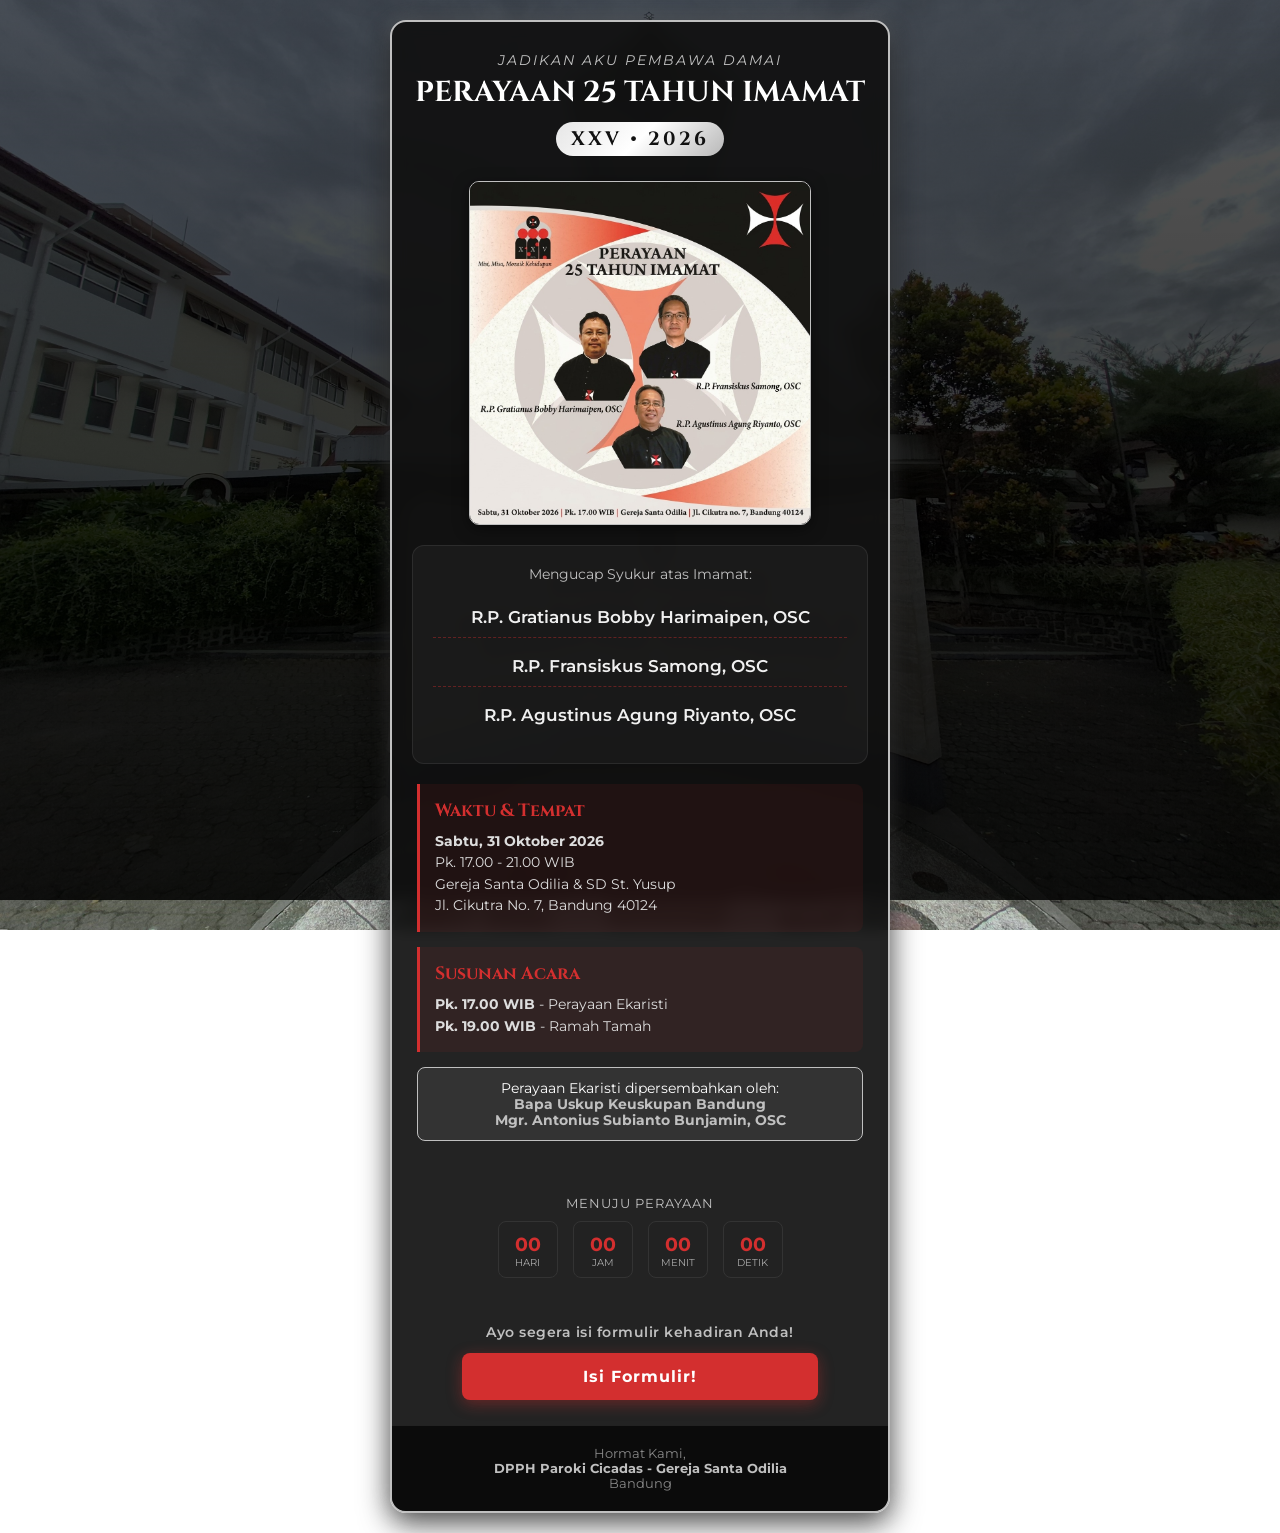
<file: index.html>
<!DOCTYPE html>
<html lang="id">
<head>
    <meta charset="UTF-8">
    <meta name="viewport" content="width=device-width, initial-scale=1.0">
    <title>Pesta Perak Imamat</title>
    <link href="https://fonts.googleapis.com/css2?family=Cinzel:wght@500;700&family=Montserrat:wght@300;400;600&display=swap" rel="stylesheet">
    <link rel="stylesheet" href="https://cdnjs.cloudflare.com/ajax/libs/font-awesome/6.4.0/css/all.min.css">
    <link rel="stylesheet" href="styles.css">
</head>
<body>
    <div class="card">
        <div class="header-decor">
            <div class="tagline">Jadikan Aku Pembawa Damai</div>
            <h1 class="main-title">PERAYAAN 25 TAHUN IMAMAT</h1>
            <div class="silver-badge">XXV &bull; 2026</div>
        </div>

        <div class="poster-container">
            <img src="src/poster.jpg" alt="Poster Perayaan Imamat" class="poster-img">
        </div>

        <div class="pastors-section">
            <p style="font-size: 0.85rem; color: var(--silver-accent);">Mengucap Syukur atas Imamat:</p>
            <ul class="pastor-list">
                <li class="pastor-item">R.P. Gratianus Bobby Harimaipen, OSC</li>
                <li class="pastor-item">R.P. Fransiskus Samong, OSC</li>
                <li class="pastor-item">R.P. Agustinus Agung Riyanto, OSC</li>
            </ul>
        </div>

        <div class="event-details">
            <div class="event-card">
                <h3>Waktu & Tempat</h3>
                <p><strong>Sabtu, 31 Oktober 2026</strong></p>
                <p>Pk. 17.00 - 21.00 WIB</p>
                <p>Gereja Santa Odilia & SD St. Yusup<br>Jl. Cikutra No. 7, Bandung 40124</p>
            </div>

            <div class="event-card">
                <h3>Susunan Acara</h3>
                <p><strong>Pk. 17.00 WIB</strong> - Perayaan Ekaristi</p>
                <p><strong>Pk. 19.00 WIB</strong> - Ramah Tamah</p>
            </div>

            <div class="celebrant-box">
                Perayaan Ekaristi dipersembahkan oleh:<br>
                <strong>Bapa Uskup Keuskupan Bandung<br>Mgr. Antonius Subianto Bunjamin, OSC</strong>
            </div>
        </div>
        
        <div class="countdown-container">
            <div class="countdown-title">Menuju Perayaan</div>
            <div class="timer">
                <div class="timer-box">
                    <div class="digit-wrapper" id="days-wrapper">
                        <span class="digit current">00</span>
                    </div>
                    <div class="timer-label">HARI</div>
                </div>
                <div class="timer-box">
                    <div class="digit-wrapper" id="hours-wrapper">
                        <span class="digit current">00</span>
                    </div>
                    <div class="timer-label">JAM</div>
                </div>
                <div class="timer-box">
                    <div class="digit-wrapper" id="minutes-wrapper">
                        <span class="digit current">00</span>
                    </div>
                    <div class="timer-label">MENIT</div>
                </div>
                <div class="timer-box">
                    <div class="digit-wrapper" id="seconds-wrapper">
                        <span class="digit current">00</span>
                    </div>
                    <div class="timer-label">DETIK</div>
                </div>
            </div>
        </div>
        
        <div class="cta-section">
            <p class="cta-text">Ayo segera isi formulir kehadiran Anda!</p>
            <a href="reg-vip.html" class="btn-submit btn-cta">Isi Formulir!</a>
        </div>

        <div class="footer">
            <p>Hormat Kami,</p>
            <p><strong>DPPH Paroki Cicadas - Gereja Santa Odilia</strong></p>
            <p>Bandung</p>
        </div>
    </div>

    <script src="js/countdown.js"></script>
    <script src="js/prereg.js"></script>
</body>
</html>
</file>
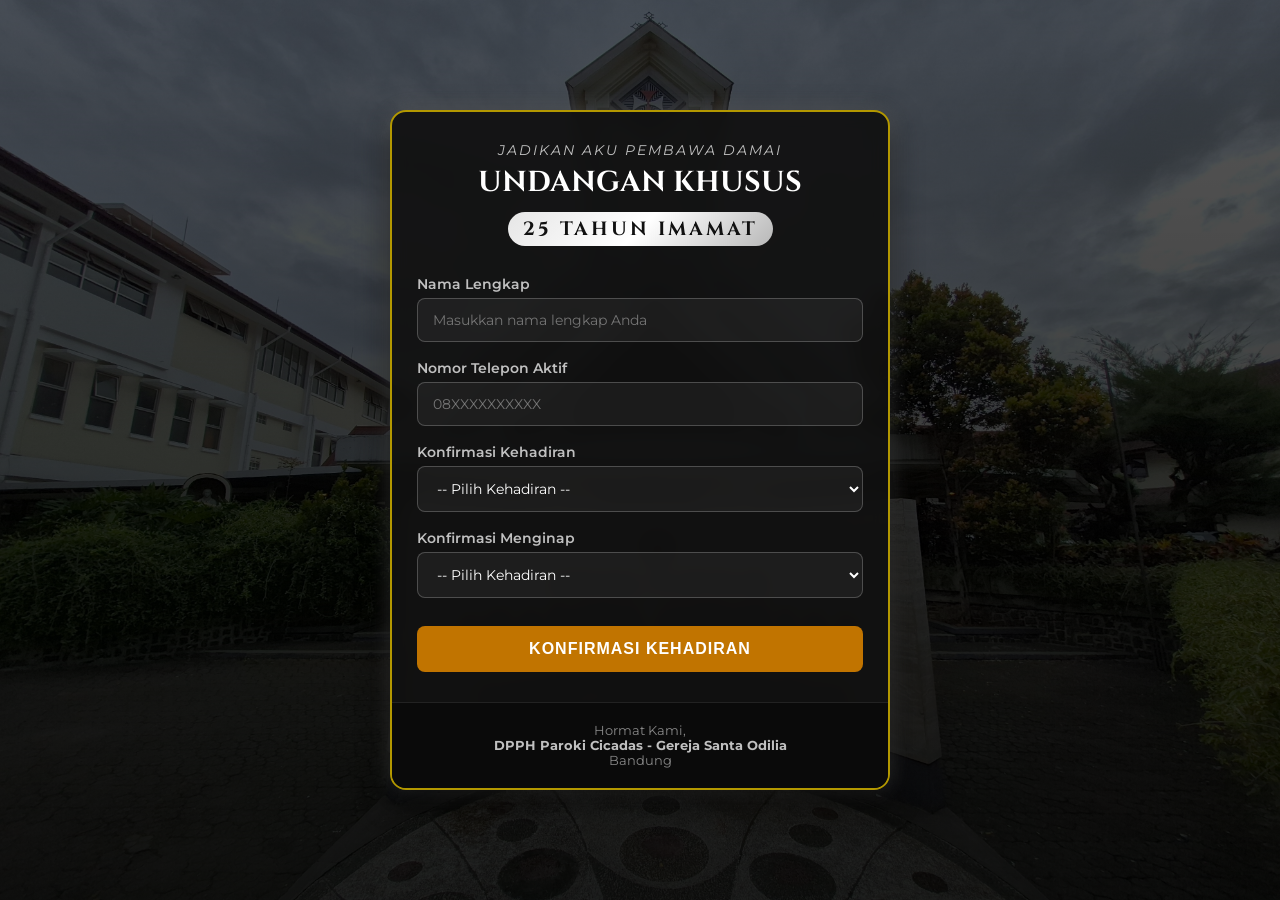
<file: reg-vip.html>
<!DOCTYPE html>
<html lang="id">
<head>
    <meta charset="UTF-8">
    <meta name="viewport" content="width=device-width, initial-scale=1.0">
    <title>Undangan Khusus - Pesta Perak Imamat</title>
    <link href="https://fonts.googleapis.com/css2?family=Cinzel:wght@500;700&family=Montserrat:wght@300;400;600&display=swap" rel="stylesheet">
    <link rel="stylesheet" href="styles.css">
</head>
<body>
    <div class="card vip-card">
       <div class="header-decor">
            <div class="tagline">Jadikan Aku Pembawa Damai</div>
            <h1 class="main-title">UNDANGAN KHUSUS</h1>
            <div class="silver-badge">25 TAHUN IMAMAT</div>
        </div>

        <div class="form-section">
            <form id="registrationForm" action="https://docs.google.com/forms/d/e/1FAIpQLSd27uHbWzezf2-YcyrvmFBE78XWaskZpmoolWGeZ4OLYv-MPw/formResponse" method="POST" target="hidden_iframe" novalidate>
                
                <div class="form-group vip-form">
                    <label for="nama">Nama Lengkap</label>
                    <input type="text" id="nama" name="entry.1170390973" placeholder="Masukkan nama lengkap Anda">
                    <small class="error-msg"></small>
                </div>

                <div class="form-group vip-form">
                    <label for="telephone">Nomor Telepon Aktif</label>
                    <input type="tel" id="telephone" name="entry.1973376332" placeholder="08XXXXXXXXXX">
                    <small class="error-msg"></small>
                </div>

                <div class="form-group vip-form">
                    <label for="confirmation">Konfirmasi Kehadiran</label>
                    <select id="confirmation" name="entry.742412724">
                        <option value="" disabled selected>-- Pilih Kehadiran --</option>
                        <option value="Hadir">Hadir pada seluruh rangkaian acara</option>
                        <option value="Hadir Misa Saja">Hadir pada perayaan ekaristi saja</option>
                        <option value="Tidak Hadir">Tidak dapat hadir</option>
                    </select>
                    <small class="error-msg"></small>
                </div>

                <div class="form-group vip-form">
                    <label for="stay">Konfirmasi Menginap</label>
                    <select id="stay" name="entry.1007031129">
                        <option value="" disabled selected>-- Pilih Kehadiran --</option>
                        <option value="Menginap">Akan Menginap</option>
                        <option value="Tidak Menginap">Tidak Menginap</option>
                    </select>
                    <small class="error-msg"></small>
                </div>

                <button type="button" class="btn-submit vip-btn" onclick="openConfirmationModal()">KONFIRMASI KEHADIRAN</button>
            </form>
        </div>

        <div class="footer">
            <p>Hormat Kami,</p>
            <p><strong>DPPH Paroki Cicadas - Gereja Santa Odilia</strong></p>
            <p>Bandung</p>
        </div>
    </div>

    <div class="modal-overlay" id="confirmModal">
        <div class="modal-box">
            <div class="modal-title">Konfirmasi Data</div>
            <div class="modal-text">
                Pastikan data diri Anda sudah sesuai untuk kepentingan registrasi! Hubungi panitia DPPH jika ada kesalahan data dan hendak menyunting!
            </div>
            <div class="modal-buttons">
                <button class="btn-modal btn-cancel" onclick="closeConfirmationModal()">Cek Kembali</button>
                <button class="btn-modal btn-confirm" onclick="submitForm()">Ya, Kirim</button>
            </div>
        </div>
    </div>

    <div class="modal-overlay" id="successModal">
        <div class="modal-box">
            <div class="modal-title" style="color: #4CAF50;">Registrasi Berhasil!</div>
            <div class="modal-text">
                Konfirmasi Anda telah berhasil dikirim kepada panitia. Terima kasih atas partisipasinya.
            </div>
            <div class="modal-buttons">
                <button class="btn-modal btn-confirm" style="background: #4CAF50;" onclick="redirectToIndex()">Kembali ke Beranda</button>
            </div>
        </div>
    </div>

    <iframe name="hidden_iframe" id="hidden_iframe" style="display:none;" onload="if(submitted) { handleSuccess(); }"></iframe>
    <script src="js/registerForm.js"></script>
    <script src="js/validateVip.js"></script>
</body>
</html>
</file>
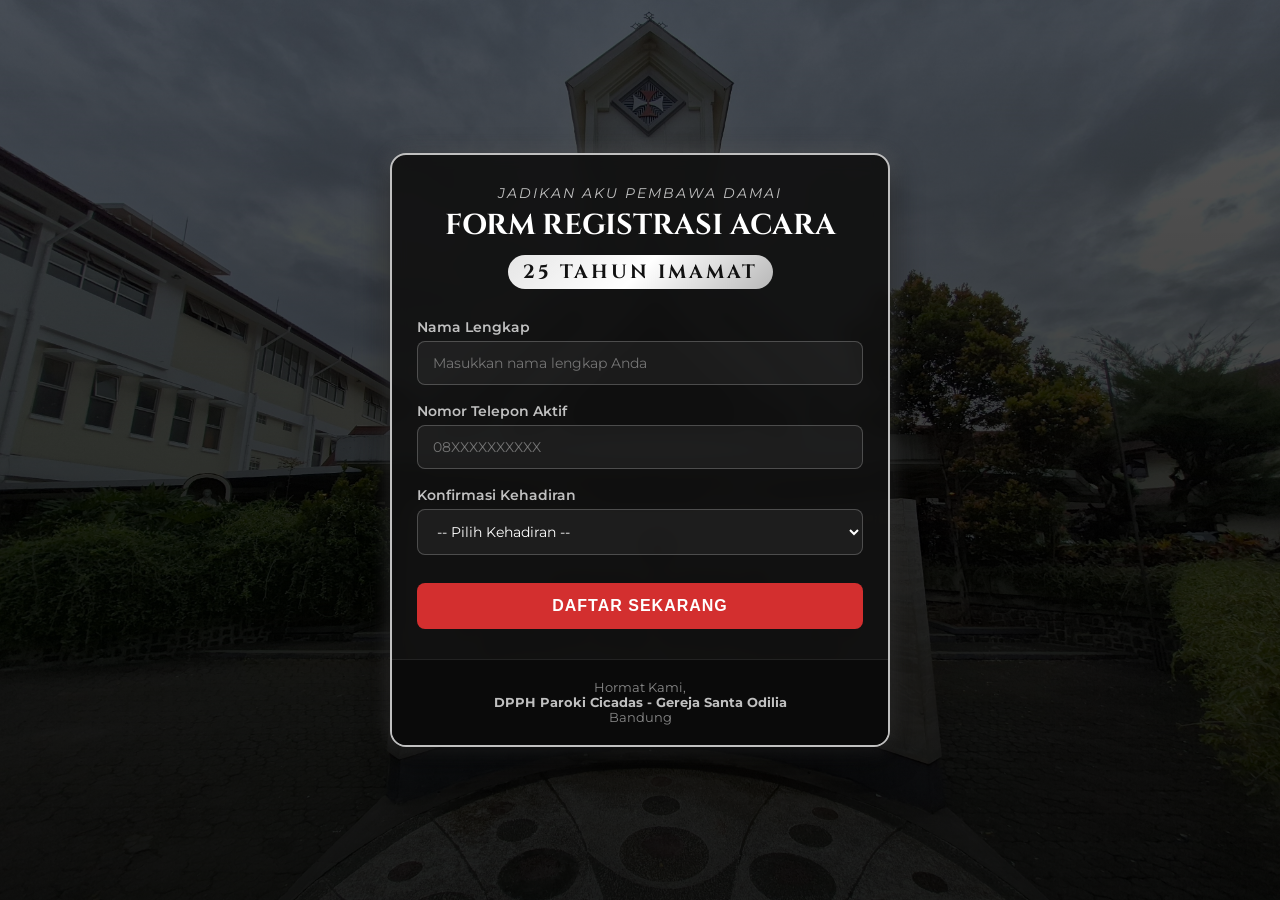
<file: register.html>
<!DOCTYPE html>
<html lang="id">
<head>
    <meta charset="UTF-8">
    <meta name="viewport" content="width=device-width, initial-scale=1.0">
    <title>Registrasi - Pesta Perak Imamat</title>
    <link href="https://fonts.googleapis.com/css2?family=Cinzel:wght@500;700&family=Montserrat:wght@300;400;600&display=swap" rel="stylesheet">
    <link rel="stylesheet" href="styles.css">
</head>
<body>
    <div class="card">
       <div class="header-decor">
            <div class="tagline">Jadikan Aku Pembawa Damai</div>
            <h1 class="main-title">FORM REGISTRASI ACARA</h1>
            <div class="silver-badge">25 TAHUN IMAMAT</div>
        </div>

        <div class="form-section">
            <form id="registrationForm" action="https://docs.google.com/forms/d/e/1FAIpQLSd27uHbWzezf2-YcyrvmFBE78XWaskZpmoolWGeZ4OLYv-MPw/formResponse" method="POST" target="hidden_iframe" novalidate>
                
                <div class="form-group">
                    <label for="nama">Nama Lengkap</label>
                    <input type="text" id="nama" name="entry.1170390973" placeholder="Masukkan nama lengkap Anda">
                    <small class="error-msg"></small>
                </div>

                <div class="form-group">
                    <label for="telephone">Nomor Telepon Aktif</label>
                    <input type="tel" id="telephone" name="entry.1973376332" placeholder="08XXXXXXXXXX">
                    <small class="error-msg"></small>
                </div>

                <div class="form-group">
                    <label for="confirmation">Konfirmasi Kehadiran</label>
                    <select id="confirmation" name="entry.742412724">
                        <option value="" disabled selected>-- Pilih Kehadiran --</option>
                        <option value="Hadir">Hadir pada seluruh rangkaian acara</option>
                        <option value="Hadir Misa Saja">Hadir pada perayaan ekaristi saja</option>
                        <option value="Tidak Hadir">Tidak dapat hadir</option>
                    </select>
                    <small class="error-msg"></small>
                </div>

                <div class="form-group vip-form" style="display: none;">
                    <label for="stay">Konfirmasi Menginap</label>
                    <select id="stay" name="entry.1007031129">
                        <option value="Bukan Tamu Khusus" selected></option>
                    </select>
                    <small class="error-msg"></small>
                </div>

                <button type="button" class="btn-submit" onclick="openConfirmationModal()">DAFTAR SEKARANG</button>
            </form>
        </div>

        <div class="footer">
            <p>Hormat Kami,</p>
            <p><strong>DPPH Paroki Cicadas - Gereja Santa Odilia</strong></p>
            <p>Bandung</p>
        </div>
    </div>

    <div class="modal-overlay" id="confirmModal">
        <div class="modal-box">
            <div class="modal-title">Konfirmasi Data</div>
            <div class="modal-text">
                Pastikan data diri Anda sudah sesuai untuk kepentingan registrasi! Data yang telah didaftarkan tidak bisa disunting.
            </div>
            <div class="modal-buttons">
                <button class="btn-modal btn-cancel" onclick="closeConfirmationModal()">Cek Kembali</button>
                <button class="btn-modal btn-confirm" onclick="submitForm()">Ya, Kirim</button>
            </div>
        </div>
    </div>

    <div class="modal-overlay" id="successModal">
        <div class="modal-box">
            <div class="modal-title" style="color: #4CAF50;">Registrasi Berhasil!</div>
            <div class="modal-text">
                Data Anda telah berhasil terkirim. Terima kasih atas partisipasinya.
            </div>
            <div class="modal-buttons">
                <button class="btn-modal btn-confirm" style="background: #4CAF50;" onclick="redirectToIndex()">Kembali ke Beranda</button>
            </div>
        </div>
    </div>

    <iframe name="hidden_iframe" id="hidden_iframe" style="display:none;" onload="if(submitted) { handleSuccess(); }"></iframe>
    <script src="js/registerForm.js"></script>
</body>
</html>
</file>
<file: styles.css>
/* ==========================================
   GENERAL CSS
   ========================================== */

:root {
    --osc-black: rgba(17, 17, 17, 0.92); 
    --osc-red: #d32f2f;
    --osc-white: #ffffff;
    --silver-accent: #c0c0c0;
    --silver-gradient: linear-gradient(135deg, #e6e6e6 0%, #ffffff 50%, #b8b8b8 100%);
}

* {
    margin: 0;
    padding: 0;
    box-sizing: border-box;
}

body {
    font-family: 'Montserrat', sans-serif;
    color: var(--osc-white);
    display: flex;
    justify-content: center;
    align-items: center;
    min-height: 100vh;
    padding: 20px;
    
    background-image: linear-gradient(rgba(0, 0, 0, 0.65), rgba(0, 0, 0, 0.85)), url('src/bg.jpg');
    background-size: cover;
    background-position: center;
    background-repeat: no-repeat;
    background-attachment: fixed;
}

.card {
    background-color: var(--osc-black);
    width: 100%;
    max-width: 500px;
    border-radius: 16px;
    border: 2px solid var(--silver-accent);
    box-shadow: 0 10px 30px rgba(0, 0, 0, 0.7), 0 0 20px rgba(192, 192, 192, 0.3);
    backdrop-filter: blur(8px);
    overflow: hidden;
    position: relative;
    text-align: center;
}

.vip-card {
    border: 2px solid rgb(179, 152, 0) !important;
}

/* ==========================================
   MAIN PAGE STYLES
   ========================================== */

.header-decor {
    padding: 30px 20px 10px;
    position: relative;
}

.tagline {
    font-size: 0.85rem;
    letter-spacing: 2px;
    color: var(--silver-accent);
    text-transform: uppercase;
    margin-bottom: 5px;
    font-style: italic;
}

.main-title {
    font-family: 'Cinzel', serif;
    font-size: 1.8rem;
    color: var(--osc-white);
    margin-bottom: 5px;
}

.silver-badge {
    display: inline-block;
    background: var(--silver-gradient);
    color: #111;
    font-family: 'Cinzel', serif;
    font-weight: 700;
    font-size: 1.2rem;
    padding: 4px 15px;
    border-radius: 20px;
    margin-top: 5px;
    letter-spacing: 3px;
}

.poster-container {
    padding: 15px 20px 0;
    display: flex;
    justify-content: center;
}

.poster-img {
    width: 75%;
    height: auto;
    border-radius: 10px;
    border: 1px solid var(--silver-accent);
    box-shadow: 0 4px 15px rgba(0, 0, 0, 0.5);
    display: block;
}

.pastors-section {
    padding: 20px;
    background: rgba(255, 255, 255, 0.04);
    margin: 20px;
    border-radius: 12px;
    border: 1px solid rgba(255, 255, 255, 0.08);
}

.pastor-list {
    list-style: none;
    margin-top: 15px;
}

.pastor-item {
    font-size: 1.05rem;
    font-weight: 600;
    padding: 10px;
    margin-bottom: 8px;
    border-bottom: 1px dashed rgba(211, 47, 47, 0.4);
    color: #f0f0f0;
}

.pastor-item:last-child {
    border-bottom: none;
}

.event-details {
    padding: 0 25px 20px;
}

.event-card {
    border-left: 3px solid var(--osc-red);
    background: rgba(211, 47, 47, 0.08);
    text-align: left;
    padding: 15px;
    border-radius: 0 8px 8px 0;
    margin-bottom: 15px;
}

.event-card h3 {
    font-family: 'Cinzel', serif;
    color: var(--osc-red);
    font-size: 1.1rem;
    margin-bottom: 8px;
}

.event-card p {
    font-size: 0.9rem;
    line-height: 1.5;
    color: #ddd;
}

.celebrant-box {
    background: rgba(192, 192, 192, 0.1);
    padding: 12px;
    border-radius: 8px;
    font-size: 0.85rem;
    margin-top: 15px;
    border: 1px solid var(--silver-accent);
}

.celebrant-box strong {
    color: var(--silver-accent);
}

.cta-section {
    padding: 10px 25px 25px;
    text-align: center;
}

.cta-text {
    font-size: 0.9rem;
    font-weight: 600;
    color: var(--silver-accent);
    margin-bottom: 12px;
    letter-spacing: 0.5px;
}

.btn-cta {
    display: block;
    width: fit-content;
    min-width: 200px;
    max-width: 80%;
    margin: 0 auto;
    text-decoration: none;
    text-align: center;
    box-shadow: 0 4px 15px rgba(211, 47, 47, 0.4);
}

.btn-cta:hover {
    transition: .2s ease-in-out;
    box-shadow: 0 6px 20px rgba(211, 47, 47, 0.6);
    scale: 102%;
}

/* ==========================================
   COUNTDOWN & ROLL ANIMATION STYLES
   ========================================== */

.countdown-container {
    margin: 20px 0;
    padding: 15px;
}

.countdown-title {
    font-size: 0.8rem;
    letter-spacing: 1px;
    color: var(--silver-accent);
    text-transform: uppercase;
    margin-bottom: 10px;
}

.timer {
    display: flex;
    justify-content: center;
    gap: 15px;
}

.timer-box {
    background: rgba(34, 34, 34, 0.8);
    padding: 8px;
    border-radius: 8px;
    min-width: 60px;
    border: 1px solid #333;
    overflow: hidden; 
}

.digit-wrapper {
    position: relative;
    height: 1.5em; 
    overflow: hidden;
}

.digit {
    display: block;
    width: 100%;
    font-size: 1.2rem;
    font-weight: bold;
    color: var(--osc-red);
    line-height: 1.5em;
    text-align: center;
}

.digit.incoming {
    position: absolute;
    top: 0;
    left: 0;
    transform: translateY(-100%);
    animation: slideDown 0.4s cubic-bezier(0.4, 0, 0.2, 1) forwards;
}

.digit.outgoing {
    animation: pushDown 0.4s cubic-bezier(0.4, 0, 0.2, 1) forwards;
}

@keyframes slideDown {
    from {
        transform: translateY(-100%);
        opacity: 0;
    }
    to {
        transform: translateY(0);
        opacity: 1;
    }
}

@keyframes pushDown {
    from {
        transform: translateY(0);
        opacity: 1;
    }
    to {
        transform: translateY(100%);
        opacity: 0;
    }
}

.timer-label {
    font-size: 0.65rem;
    color: #aaa;
    margin-top: 2px;
}

.footer {
    padding: 20px;
    background-color: rgba(10, 10, 10, 0.95);
    border-top: 1px solid #222;
    font-size: 0.8rem;
    color: #888;
}

.footer strong {
    color: var(--silver-accent);
}

@media (max-width: 480px) {
    .main-title {
        font-size: 1.5rem;
    }
    .card {
        border-radius: 0;
    }
}

/* ==========================================
   REGISTER FORM STYLES
   ========================================== */

.form-section {
    padding: 20px 25px 30px;
    text-align: left;
}

.form-group {
    margin-bottom: 18px;
}

.form-group label {
    display: block;
    font-size: 0.85rem;
    font-weight: 600;
    color: var(--silver-accent);
    margin-bottom: 6px;
}

.form-group input, 
.form-group select {
    width: 100%;
    padding: 12px 15px;
    border-radius: 8px;
    border: 1px solid rgba(192, 192, 192, 0.3);
    background: rgba(255, 255, 255, 0.05);
    color: var(--osc-white);
    font-family: 'Montserrat', sans-serif;
    font-size: 0.9rem;
    outline: none;
    transition: border-color 0.3s, background-color 0.3s;
}

.form-group input:focus, 
.form-group select:focus {
    border-color: var(--osc-red);
    background: rgba(255, 255, 255, 0.1);
}

.vip-form input:focus, 
.vip-form select:focus {
    border-color: rgb(179, 152, 0);
    background: rgba(255, 255, 255, 0.1);
}

.form-group select option {
    background-color: #111;
    color: var(--osc-white);
}

.form-group input:disabled,
.form-group select:disabled,
.btn-submit:disabled {
    opacity: 0.5;
    cursor: not-allowed !important;
    filter: grayscale(50%);
}

.btn-submit:disabled:hover {
    background-color: var(--osc-red);
}

.btn-submit {
    width: 100%;
    padding: 14px;
    border: none;
    border-radius: 8px;
    background-color: var(--osc-red);
    color: var(--osc-white);
    font-weight: 700;
    font-size: 1rem;
    letter-spacing: 1px;
    cursor: pointer;
    transition: background-color 0.3s, transform 0.1s;
    margin-top: 10px;
}

.btn-submit:hover {
    background-color: #b71c1c;
}

.btn-submit:active {
    transform: scale(0.98);
}

.btn-submit.vip-btn {
    background-color: rgb(193, 116, 0);
}

.btn-submit.vip-btn:hover {
    background-color: rgb(153, 128, 0);
}

.btn-submit.vip-btn:active {
    transform: scale(0.98);
}

/* ==========================================
   ERROR MESSAGE & VALIDATION STYLING
   ========================================== */

.error-msg {
    color: #ff5252;
    font-size: 0.75rem;
    margin-top: 4px;
    display: none;
    font-weight: 400;
}

.form-group input.invalid,
.form-group select.invalid {
    border-color: #ff5252 !important;
}

/* ==========================================
   MODAL ANIMATION & STYLING
   ========================================== */

.modal-overlay {
    position: fixed;
    top: 0;
    left: 0;
    width: 100%;
    height: 100%;
    background: rgba(0, 0, 0, 0.8);
    backdrop-filter: blur(5px);
    display: flex;
    justify-content: center;
    align-items: center;
    z-index: 1000;
    opacity: 0;
    pointer-events: none;
    transition: opacity 0.3s cubic-bezier(0.4, 0, 0.2, 1);
}

.modal-overlay.active {
    opacity: 1;
    pointer-events: auto;
}

.modal-box {
    background: #1a1a1a;
    border: 1px solid var(--silver-accent);
    border-radius: 12px;
    width: 90%;
    max-width: 400px;
    padding: 25px;
    text-align: center;
    box-shadow: 0 10px 30px rgba(0, 0, 0, 0.9);
    
    transform: scale(0.7) translateY(20px);
    transition: transform 0.3s cubic-bezier(0.175, 0.885, 0.32, 1.275);
}

.modal-overlay.active .modal-box {
    transform: scale(1) translateY(0);
}

.modal-title {
    font-family: 'Cinzel', serif;
    color: var(--osc-red);
    font-size: 1.2rem;
    margin-bottom: 12px;
}

.modal-text {
    font-size: 0.9rem;
    line-height: 1.5;
    color: #ddd;
    margin-bottom: 20px;
}

.modal-buttons {
    display: flex;
    gap: 10px;
}

.btn-modal {
    flex: 1;
    padding: 10px;
    border: none;
    border-radius: 6px;
    font-weight: 600;
    cursor: pointer;
    font-size: 0.85rem;
    font-family: 'Montserrat', sans-serif;
}

.btn-cancel {
    background: #333;
    color: var(--silver-accent);
    border: 1px solid #555;
}

.btn-confirm {
    background: var(--osc-red);
    color: var(--osc-white);
}

.modal-overlay {
    position: fixed;
    top: 0;
    left: 0;
    width: 100%;
    height: 100%;
    background-color: rgba(0, 0, 0, 0.75);
    backdrop-filter: blur(5px);
    display: flex;
    justify-content: center;
    align-items: center;
    z-index: 9999;
    opacity: 0;
    visibility: hidden;
    transition: opacity 0.3s ease, visibility 0.3s ease;
}

.modal-overlay.active {
    opacity: 1;
    visibility: visible;
}

.modal-content {
    background: #1a1a24;
    border-radius: 16px;
    padding: 30px 25px;
    width: 90%;
    max-width: 520px;
    box-shadow: 0 15px 35px rgba(0, 0, 0, 0.6);
    position: relative;
    transform: scale(0.8);
    transition: transform 0.3s ease;
    box-sizing: border-box;
    text-align: center;
    color: #ffffff;
}

.modal-overlay.active .modal-content {
    transform: scale(1);
}

.modal-close {
    position: absolute;
    top: 12px;
    right: 18px;
    background: none;
    border: none;
    color: #aaa;
    font-size: 28px;
    font-weight: bold;
    cursor: pointer;
    transition: color 0.2s;
}

.modal-close:hover {
    color: #ffffff;
}

.modal-title {
    font-family: 'Cinzel', serif;
    font-size: 1.3rem;
    color: #f3e5ab;
    margin-top: 0;
    margin-bottom: 15px;
}

.modal-note {
    background: rgba(212, 175, 55, 0.1);
    border-left: 3px solid #d4af37;
    padding: 10px 12px;
    border-radius: 6px;
    font-size: 0.8rem;
    color: #d1d5db;
    margin-bottom: 22px;
    text-align: left;
    display: flex;
    gap: 10px;
    align-items: flex-start;
    line-height: 1.4;
}

.modal-note i {
    color: #d4af37;
    margin-top: 2px;
}

.modal-options {
    display: grid;
    grid-template-columns: 1fr 1fr;
    gap: 15px;
}

.btn-option {
    display: flex;
    flex-direction: column;
    align-items: center;
    justify-content: center;
    padding: 18px 10px;
    border-radius: 12px;
    text-decoration: none;
    color: #ffffff;
    transition: transform 0.2s, box-shadow 0.2s;
    box-sizing: border-box;
}

.btn-option:hover {
    transform: translateY(-3px);
}

.option-icon {
    font-size: 1.8rem;
    margin-bottom: 10px;
}

.option-text {
    display: flex;
    flex-direction: column;
    align-items: center;
}

.option-title {
    font-weight: 600;
    font-size: 0.95rem;
}

.option-sub {
    font-size: 0.72rem;
    opacity: 0.85;
    margin-top: 3px;
}

.btn-regular {
    background: linear-gradient(135deg, #1e3c72 0%, #2a5298 100%);
    border: 1px solid #4a76a8;
    box-shadow: 0 4px 15px rgba(30, 60, 114, 0.4);
}

.btn-regular:hover {
    box-shadow: 0 6px 20px rgba(42, 82, 152, 0.6);
}

.btn-vip {
    background: linear-gradient(135deg, #b8860b 0%, #d4af37 50%, #aa7c11 100%);
    border: 1px solid #f3e5ab;
    box-shadow: 0 4px 15px rgba(212, 175, 55, 0.3);
    color: #111;
}

.btn-vip:hover {
    box-shadow: 0 6px 20px rgba(212, 175, 55, 0.5);
}

@media (max-width: 480px) {
    .modal-options {
        grid-template-columns: 1fr;
    }
}
</file>
